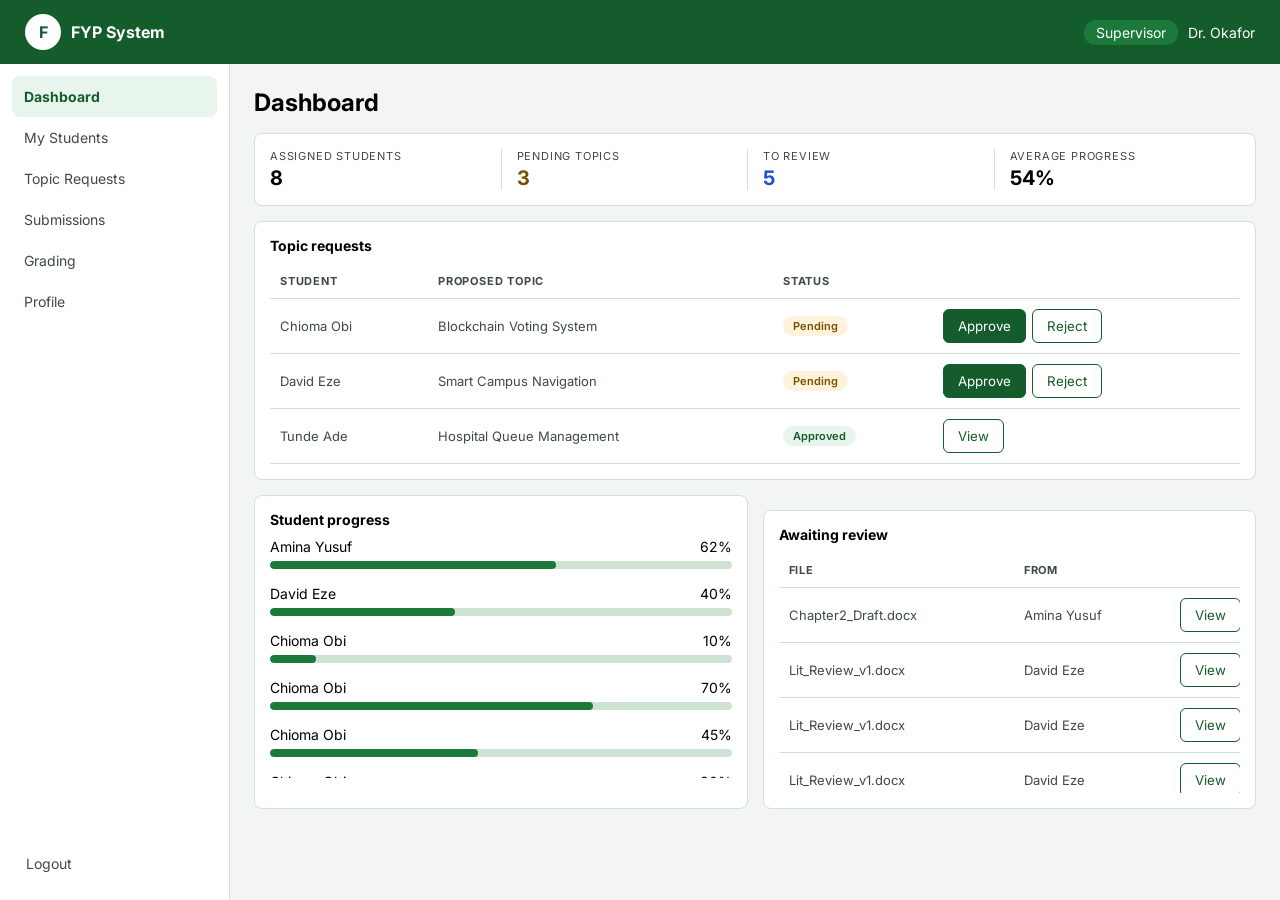
<file: index.html>
<!DOCTYPE html>
<html lang="en">
<head>
    <meta charset="UTF-8">
    <meta name="viewport" content="width=device-width, initial-scale=1.0">
    <link rel="stylesheet" href="supervisor-dashboard.css">
    <link rel="stylesheet" href="https://fonts.googleapis.com/css2?family=Inter:wght@400;600;700&display=swap">
    <title>Supervisor Dashboard | FYP System</title>
</head>
<body>
    <!--------Header--------->
    <header>
        <button class="menu-btn" aria-label="Open menu">&#9776;</button>
        <div>
            <div class="logo">F</div>
            <p class="logo-desc">FYP System</p>
        </div>
        <div>
            <div class="role">Supervisor</div>
            <p class="username">Dr. Okafor</p>
        </div>
    </header>

    <div class="layout">
        <aside class="sidebar">
            <!------Side bar links------>
            <nav>
                <a href="index.html">Dashboard</a>
                <a href="supervisor-students.html">My Students</a>
                <a href="supervisor-topics.html">Topic Requests</a>
                <a href="supervisor-submissions.html">Submissions</a>
                <a href="supervisor-grading.html">Grading</a>
                <a href="supervisor-profile.html">Profile</a>
            </nav>

            <a href="#" class="logout">Logout</a>
        </aside>

        <!-----Main Dashboard----->
        <main>
            <h1>Dashboard</h1>
            
            <!------Project stats------->
            <div class="stats-container">
                <div class="stats">
                    <p class="stats-header">Assigned students</p>
                    <p class="label-value">8</p>
                </div>

                <div class="stats">
                    <p class="stats-header">Pending topics</p>
                    <p class="label-value pending">3</p>
                </div>

                <div class="stats">
                    <p class="stats-header">To review</p>
                    <p class="label-value review">5</p>
                </div>

                <div class="stats">
                    <p class="stats-header">Average progress</p>
                    <p class="label-value">54%</p>
                </div>
            </div>

            <!-------Topic requests stats------->
            <section class="card">
                <h2>Topic requests</h2>

                <div class="table-wrap">
                    <table>
                        <tr>
                            <th>Student</th>
                            <th>Proposed topic</th>
                            <th>Status</th>
                            <th></th>
                        </tr>

                        <tr>
                            <td>Chioma Obi</td>
                            <td>Blockchain Voting System</td>
                            <td><span class="badge pending">Pending</span></td>
                            <td>
                                <button class="btn btn-primary" data-action="approve">Approve</button>
                                <button class="btn btn-outline" data-action="reject">Reject</button>
                            </td>
                        </tr>

                        <tr>
                            <td>David Eze</td>
                            <td>Smart Campus Navigation</td>
                            <td><span class="badge pending">Pending</span></td>
                            <td>
                                <button class="btn btn-primary" data-action="approve">Approve</button>
                                <button class="btn btn-outline" data-action="reject">Reject</button>
                            </td>
                        </tr>

                        <tr>
                            <td>Tunde Ade</td>
                            <td>Hospital Queue Management</td>
                            <td><span class="badge approved">Approved</span></td>
                            <td>
                                <button class="btn btn-approved">View</button>
                            </td>
                        </tr>
                    </table>
                </div>
            </section>

            <!-----------Progress code----------->
            <section class="card-row">
                <section class="card">
                    <h2>Student progress</h2>

                    <div class="progress-wrap">
                        <div class="progress-item">
                            <div class="progress-info">
                                <span>Amina Yusuf</span>
                                <span>62%</span>
                            </div>
                            <div class="bar">
                                <div class="bar-fill" style="width: 62%;"></div>
                            </div>
                        </div>

                        <div class="progress-item">
                            <div class="progress-info">
                                <span>David Eze</span>
                                <span>40%</span>
                            </div>
                            <div class="bar">
                                <div class="bar-fill" style="width: 40%;"></div>
                            </div>
                        </div>

                        <div class="progress-item">
                            <div class="progress-info">
                                <span>Chioma Obi</span>
                                <span>10%</span>
                            </div>
                            <div class="bar">
                                <div class="bar-fill" style="width: 10%;"></div>
                            </div>
                        </div>

                        <div class="progress-item">
                            <div class="progress-info">
                                <span>Chioma Obi</span>
                                <span>70%</span>
                            </div>
                            <div class="bar">
                                <div class="bar-fill" style="width: 70%;"></div>
                            </div>
                        </div>

                        <div class="progress-item">
                            <div class="progress-info">
                                <span>Chioma Obi</span>
                                <span>45%</span>
                            </div>
                            <div class="bar">
                                <div class="bar-fill" style="width: 45%;"></div>
                            </div>
                        </div>

                        <div class="progress-item">
                            <div class="progress-info">
                                <span>Chioma Obi</span>
                                <span>80%</span>
                            </div>
                            <div class="bar">
                                <div class="bar-fill" style="width: 80%;"></div>
                            </div>
                        </div>

                        <div class="progress-item">
                            <div class="progress-info">
                                <span>Chioma Obi</span>
                                <span>40%</span>
                            </div>
                            <div class="bar">
                                <div class="bar-fill" style="width: 40%;"></div>
                            </div>
                        </div>

                        <div class="progress-item">
                            <div class="progress-info">
                                <span>Chioma Obi</span>
                                <span>10%</span>
                            </div>
                            <div class="bar">
                                <div class="bar-fill" style="width: 10%;"></div>
                            </div>
                        </div>
                    </div>
                </section>

                <!----------Review code----------->
                <section class="card">
                    <h2>Awaiting review</h2>

                    <div class="table-wrap review-table">
                        <table>
                            <tr>
                                <th>File</th>
                                <th>From</th>
                                <th></th>
                            </tr>

                            <tr>
                                <td>Chapter2_Draft.docx</td>
                                <td>Amina Yusuf</td>
                                <td><button class="btn view-file">View</button></td>
                            </tr>

                            <tr>
                                <td>Lit_Review_v1.docx</td>
                                <td>David Eze</td>
                                <td><button class="btn view-file">View</button></td>
                            </tr>

                            <tr>
                                <td>Lit_Review_v1.docx</td>
                                <td>David Eze</td>
                                <td><button class="btn view-file">View</button></td>
                            </tr>

                            <tr>
                                <td>Lit_Review_v1.docx</td>
                                <td>David Eze</td>
                                <td><button class="btn view-file">View</button></td>
                            </tr>

                            <tr>
                                <td>Lit_Review_v1.docx</td>
                                <td>David Eze</td>
                                <td><button class="btn view-file">View</button></td>
                            </tr>

                            <tr>
                                <td>Lit_Review_v1.docx</td>
                                <td>David Eze</td>
                                <td><button class="btn view-file">View</button></td>
                            </tr>

                            <tr>
                                <td>Lit_Review_v1.docx</td>
                                <td>David Eze</td>
                                <td><button class="btn view-file">View</button></td>
                            </tr>
                        </table>
                    </div>
                </section>
            </section>
        </main>
    </div>



    <script src="script.js"></script>
</body>
</html>
</file>
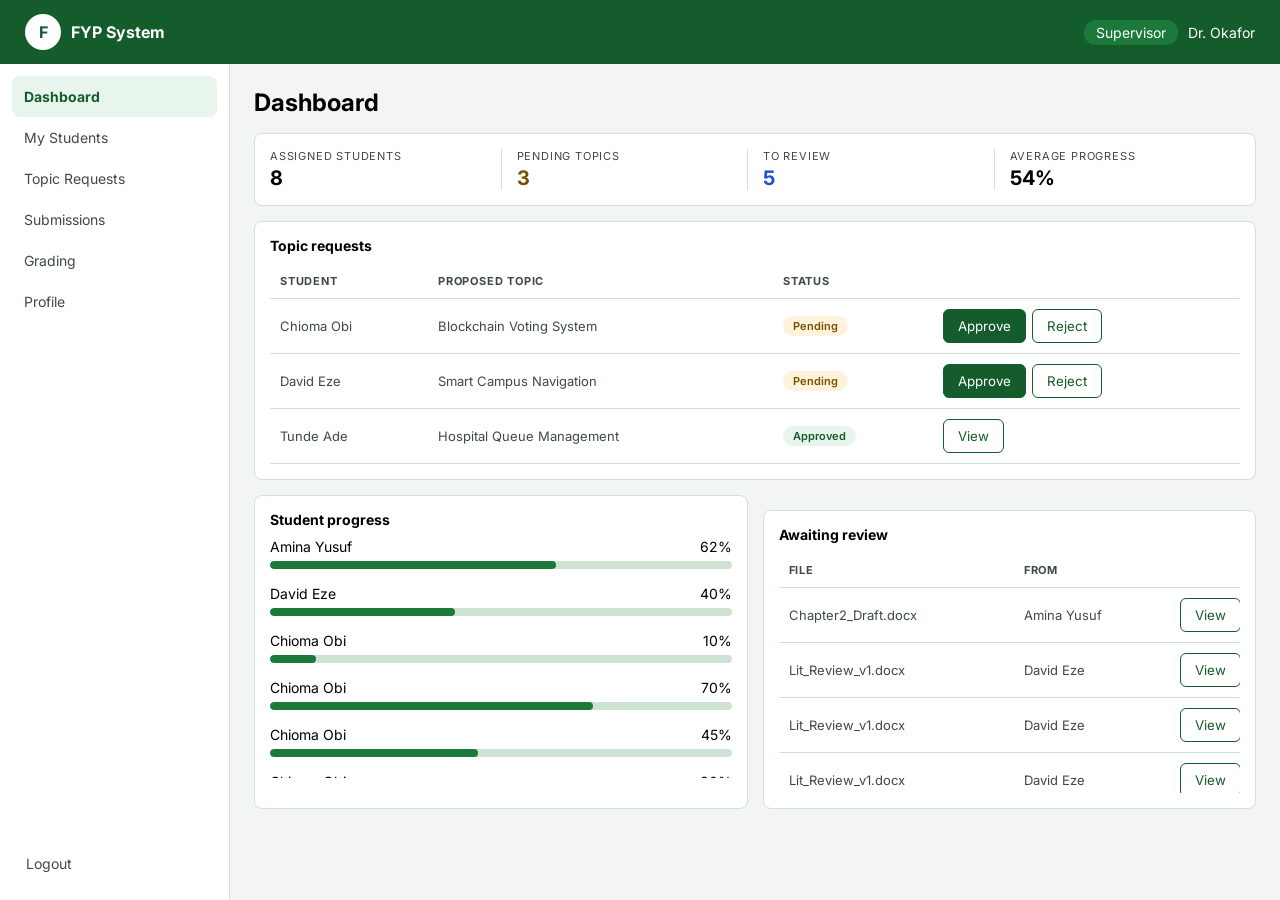
<file: supervisor-dashboard.html>
<!DOCTYPE html>
<html lang="en">
<head>
    <meta charset="UTF-8">
    <meta name="viewport" content="width=device-width, initial-scale=1.0">
    <link rel="stylesheet" href="supervisor-dashboard.css">
    <link rel="stylesheet" href="https://fonts.googleapis.com/css2?family=Inter:wght@400;600;700&display=swap">
    <title>Supervisor Dashboard | FYP System</title>
</head>
<body>
    <!--------Header--------->
    <header>
        <div>
            <div class="logo">F</div>
            <p class="logo-desc">FYP System</p>
        </div>

        <div>
            <div class="role">Supervisor</div>
            <p class="username">Dr. Okafor</p>
        </div>

        <button class="menu-btn" aria-label="Open menu">☰</button>
    </header>

    <div class="layout">
        <aside class="sidebar">
            <!------Side bar links------>
            <nav>
                <a href="supervisor-dashboard.html">Dashboard</a>
                <a href="supervisor-students.html">My Students</a>
                <a href="supervisor-topics.html">Topic Requests</a>
                <a href="supervisor-submissions.html">Submissions</a>
                <a href="supervisor-grading.html">Grading</a>
                <a href="supervisor-profile.html">Profile</a>
            </nav>

            <a href="#" class="logout">Logout</a>
        </aside>

        <!-----Main Dashboard----->
        <main>
            <h1>Dashboard</h1>
            
            <!------Project stats------->
            <div class="stats-container">
                <div class="stats">
                    <p class="stats-header">Assigned students</p>
                    <p class="label-value">8</p>
                </div>

                <div class="stats">
                    <p class="stats-header">Pending topics</p>
                    <p class="label-value pending">3</p>
                </div>

                <div class="stats">
                    <p class="stats-header">To review</p>
                    <p class="label-value review">5</p>
                </div>

                <div class="stats">
                    <p class="stats-header">Average progress</p>
                    <p class="label-value">54%</p>
                </div>
            </div>

            <!-------Topic requests stats------->
            <section class="card">
                <h2>Topic requests</h2>

                <div class="table-wrap">
                    <table>
                        <tr>
                            <th>Student</th>
                            <th>Proposed topic</th>
                            <th>Status</th>
                            <th></th>
                        </tr>

                        <tr>
                            <td>Chioma Obi</td>
                            <td>Blockchain Voting System</td>
                            <td><span class="badge pending">Pending</span></td>
                            <td>
                                <button class="btn btn-primary" data-action="approve">Approve</button>
                                <button class="btn btn-outline" data-action="reject">Reject</button>
                            </td>
                        </tr>

                        <tr>
                            <td>David Eze</td>
                            <td>Smart Campus Navigation</td>
                            <td><span class="badge pending">Pending</span></td>
                            <td>
                                <button class="btn btn-primary" data-action="approve">Approve</button>
                                <button class="btn btn-outline" data-action="reject">Reject</button>
                            </td>
                        </tr>

                        <tr>
                            <td>Tunde Ade</td>
                            <td>Hospital Queue Management</td>
                            <td><span class="badge approved">Approved</span></td>
                            <td>
                                <button class="btn btn-approved">View</button>
                            </td>
                        </tr>
                    </table>
                </div>
            </section>

            <!-----------Progress code----------->
            <section class="card-row">
                <section class="card">
                    <h2>Student progress</h2>

                    <div class="progress-wrap">
                        <div class="progress-item">
                            <div class="progress-info">
                                <span>Amina Yusuf</span>
                                <span>62%</span>
                            </div>
                            <div class="bar">
                                <div class="bar-fill" style="width: 62%;"></div>
                            </div>
                        </div>

                        <div class="progress-item">
                            <div class="progress-info">
                                <span>David Eze</span>
                                <span>40%</span>
                            </div>
                            <div class="bar">
                                <div class="bar-fill" style="width: 40%;"></div>
                            </div>
                        </div>

                        <div class="progress-item">
                            <div class="progress-info">
                                <span>Chioma Obi</span>
                                <span>10%</span>
                            </div>
                            <div class="bar">
                                <div class="bar-fill" style="width: 10%;"></div>
                            </div>
                        </div>

                        <div class="progress-item">
                            <div class="progress-info">
                                <span>Chioma Obi</span>
                                <span>70%</span>
                            </div>
                            <div class="bar">
                                <div class="bar-fill" style="width: 70%;"></div>
                            </div>
                        </div>

                        <div class="progress-item">
                            <div class="progress-info">
                                <span>Chioma Obi</span>
                                <span>45%</span>
                            </div>
                            <div class="bar">
                                <div class="bar-fill" style="width: 45%;"></div>
                            </div>
                        </div>

                        <div class="progress-item">
                            <div class="progress-info">
                                <span>Chioma Obi</span>
                                <span>80%</span>
                            </div>
                            <div class="bar">
                                <div class="bar-fill" style="width: 80%;"></div>
                            </div>
                        </div>

                        <div class="progress-item">
                            <div class="progress-info">
                                <span>Chioma Obi</span>
                                <span>40%</span>
                            </div>
                            <div class="bar">
                                <div class="bar-fill" style="width: 40%;"></div>
                            </div>
                        </div>

                        <div class="progress-item">
                            <div class="progress-info">
                                <span>Chioma Obi</span>
                                <span>10%</span>
                            </div>
                            <div class="bar">
                                <div class="bar-fill" style="width: 10%;"></div>
                            </div>
                        </div>
                    </div>
                </section>

                <!----------Review code----------->
                <section class="card">
                    <h2>Awaiting review</h2>

                    <div class="table-wrap review-table">
                        <table>
                            <tr>
                                <th>File</th>
                                <th>From</th>
                                <th></th>
                            </tr>

                            <tr>
                                <td>Chapter2_Draft.docx</td>
                                <td>Amina Yusuf</td>
                                <td><button class="btn view-file">View</button></td>
                            </tr>

                            <tr>
                                <td>Lit_Review_v1.docx</td>
                                <td>David Eze</td>
                                <td><button class="btn view-file">View</button></td>
                            </tr>

                            <tr>
                                <td>Lit_Review_v1.docx</td>
                                <td>David Eze</td>
                                <td><button class="btn view-file">View</button></td>
                            </tr>

                            <tr>
                                <td>Lit_Review_v1.docx</td>
                                <td>David Eze</td>
                                <td><button class="btn view-file">View</button></td>
                            </tr>

                            <tr>
                                <td>Lit_Review_v1.docx</td>
                                <td>David Eze</td>
                                <td><button class="btn view-file">View</button></td>
                            </tr>

                            <tr>
                                <td>Lit_Review_v1.docx</td>
                                <td>David Eze</td>
                                <td><button class="btn view-file">View</button></td>
                            </tr>

                            <tr>
                                <td>Lit_Review_v1.docx</td>
                                <td>David Eze</td>
                                <td><button class="btn view-file">View</button></td>
                            </tr>
                        </table>
                    </div>
                </section>
            </section>
        </main>
    </div>



    <script src="script.js"></script>
</body>
</html>
</file>
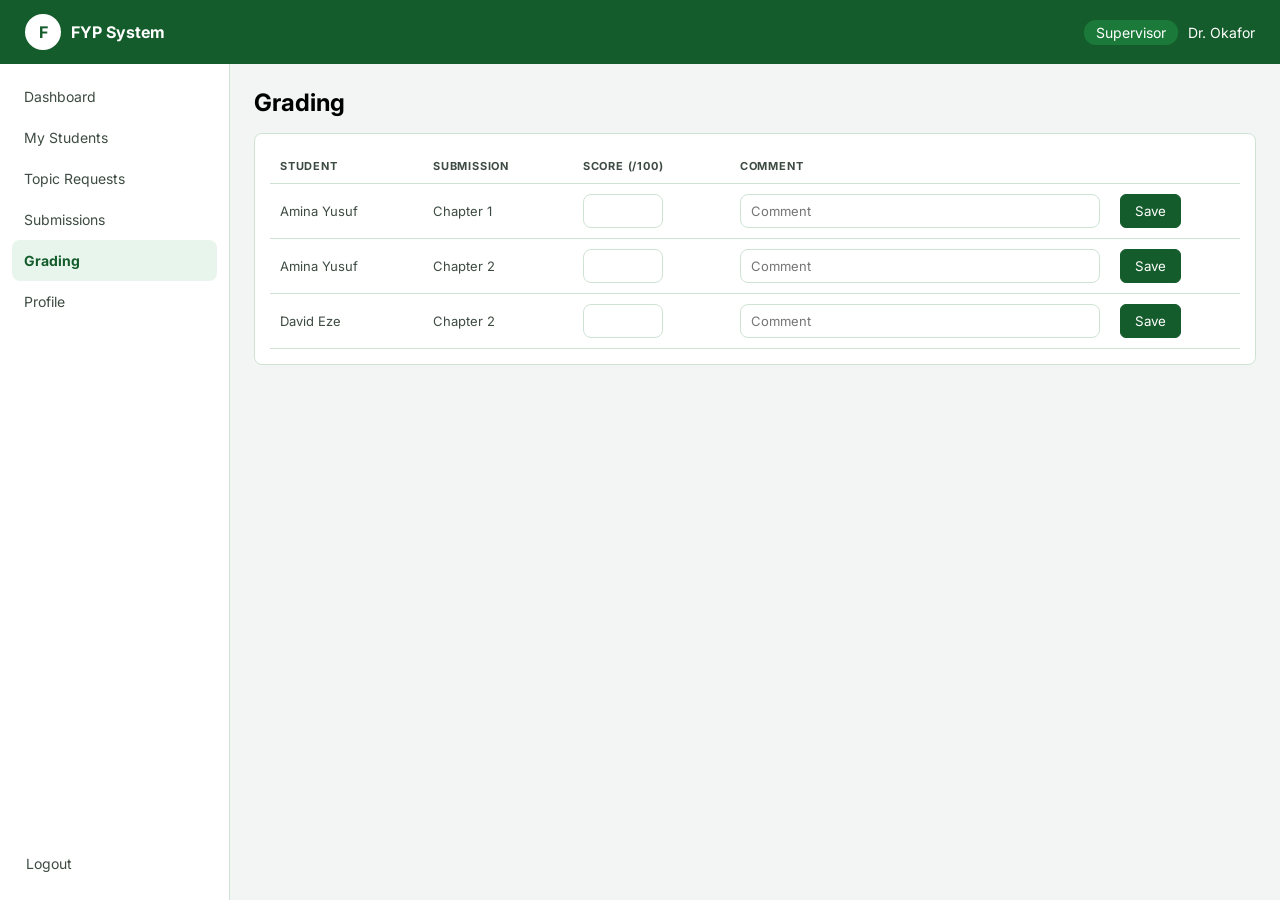
<file: supervisor-grading.html>
<!DOCTYPE html>
<html lang="en">
<head>
    <meta charset="UTF-8">
    <meta name="viewport" content="width=device-width, initial-scale=1.0">
    <link rel="stylesheet" href="supervisor-dashboard.css">
    <link rel="stylesheet" href="https://fonts.googleapis.com/css2?family=Inter:wght@400;600;700&display=swap">
    <title>Grading | Supervisor | FYP System</title>
</head>
<body>
    <header>
        <button class="menu-btn" aria-label="Open menu">&#9776;</button>
        <div>
            <div class="logo">F</div>
            <p class="logo-desc">FYP System</p>
        </div>
        <div>
            <div class="role">Supervisor</div>
            <p class="username">Dr. Okafor</p>
        </div>
    </header>

    <div class="layout">
        <aside class="sidebar">
            <nav>
                <a href="index.html">Dashboard</a>
                <a href="supervisor-students.html">My Students</a>
                <a href="supervisor-topics.html">Topic Requests</a>
                <a href="supervisor-submissions.html">Submissions</a>
                <a href="supervisor-grading.html">Grading</a>
                <a href="supervisor-profile.html">Profile</a>
            </nav>
            <a href="login.html" class="logout">Logout</a>
        </aside>

        <main>
            <h1>Grading</h1>
            <section class="card">
                <div class="table-wrap ">
                    <table>
                        <thead><tr><th>Student</th><th>Submission</th><th>Score (/100)</th><th>Comment</th><th></th></tr></thead>
                        <tbody><tr><td>Amina Yusuf</td><td>Chapter 1</td><td><input class="grade-input" type="number" min="0" max="100" aria-label="Score"></td><td><input class="comment-input" type="text" placeholder="Comment" aria-label="Comment"></td><td><button class="btn btn-primary">Save</button></td></tr><tr><td>Amina Yusuf</td><td>Chapter 2</td><td><input class="grade-input" type="number" min="0" max="100" aria-label="Score"></td><td><input class="comment-input" type="text" placeholder="Comment" aria-label="Comment"></td><td><button class="btn btn-primary">Save</button></td></tr><tr><td>David Eze</td><td>Chapter 2</td><td><input class="grade-input" type="number" min="0" max="100" aria-label="Score"></td><td><input class="comment-input" type="text" placeholder="Comment" aria-label="Comment"></td><td><button class="btn btn-primary">Save</button></td></tr></tbody>
                    </table>
                </div>
            </section>
        </main>
    </div>

    <script src="script.js"></script>
</body>
</html>
</file>
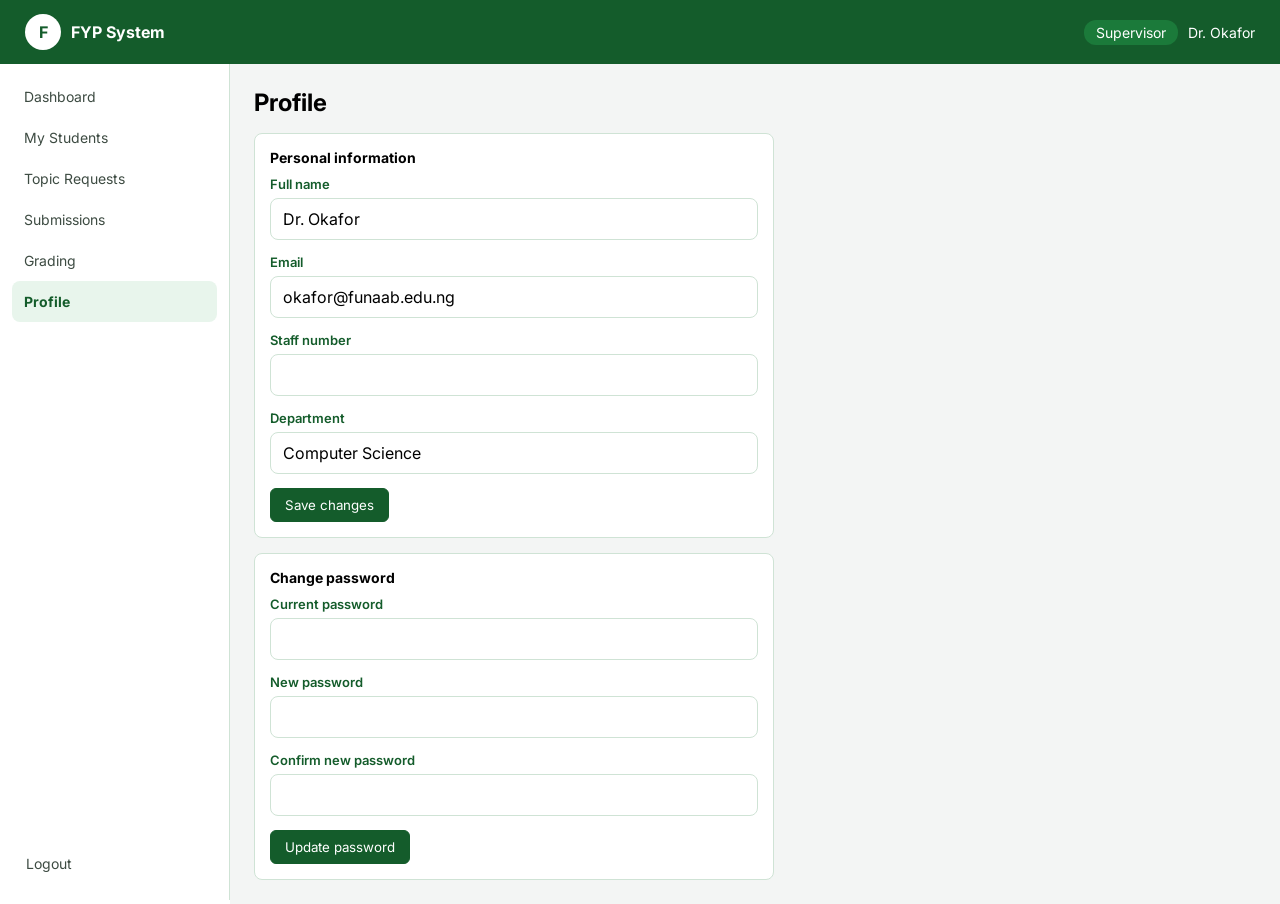
<file: supervisor-profile.html>
<!DOCTYPE html>
<html lang="en">
<head>
    <meta charset="UTF-8">
    <meta name="viewport" content="width=device-width, initial-scale=1.0">
    <link rel="stylesheet" href="supervisor-dashboard.css">
    <link rel="stylesheet" href="https://fonts.googleapis.com/css2?family=Inter:wght@400;600;700&display=swap">
    <title>Profile | Supervisor | FYP System</title>
</head>
<body>
    <header>
        <button class="menu-btn" aria-label="Open menu">&#9776;</button>
        <div>
            <div class="logo">F</div>
            <p class="logo-desc">FYP System</p>
        </div>
        <div>
            <div class="role">Supervisor</div>
            <p class="username">Dr. Okafor</p>
        </div>
    </header>

    <div class="layout">
        <aside class="sidebar">
            <nav>
                <a href="index.html">Dashboard</a>
                <a href="supervisor-students.html">My Students</a>
                <a href="supervisor-topics.html">Topic Requests</a>
                <a href="supervisor-submissions.html">Submissions</a>
                <a href="supervisor-grading.html">Grading</a>
                <a href="supervisor-profile.html">Profile</a>
            </nav>
            <a href="login.html" class="logout">Logout</a>
        </aside>

        <main>
            <h1>Profile</h1>
            <section class="card profile-card">
                <h2>Personal information</h2>
                <form class="profile-form">
                    <div class="field">
                        <label for="fullname">Full name</label>
                        <input type="text" id="fullname" name="fullname" value="Dr. Okafor">
                    </div>
                    <div class="field">
                        <label for="email">Email</label>
                        <input type="email" id="email" name="email" value="okafor@funaab.edu.ng">
                    </div>
                    <div class="field">
                        <label for="staff_no">Staff number</label>
                        <input type="text" id="staff_no" name="staff_no" value="">
                    </div>
                    <div class="field">
                        <label for="department">Department</label>
                        <input type="text" id="department" name="department" value="Computer Science">
                    </div>
                    <button type="submit" class="btn btn-primary">Save changes</button>
                </form>
            </section>

            <section class="card profile-card">
                <h2>Change password</h2>
                <form class="profile-form">
                    <div class="field">
                        <label for="current_password">Current password</label>
                        <input type="password" id="current_password" name="current_password" value="">
                    </div>
                    <div class="field">
                        <label for="new_password">New password</label>
                        <input type="password" id="new_password" name="new_password" value="">
                    </div>
                    <div class="field">
                        <label for="confirm_password">Confirm new password</label>
                        <input type="password" id="confirm_password" name="confirm_password" value="">
                    </div>
                    <button type="submit" class="btn btn-primary">Update password</button>
                </form>
            </section>
        </main>
    </div>

    <script src="script.js"></script>
</body>
</html>
</file>
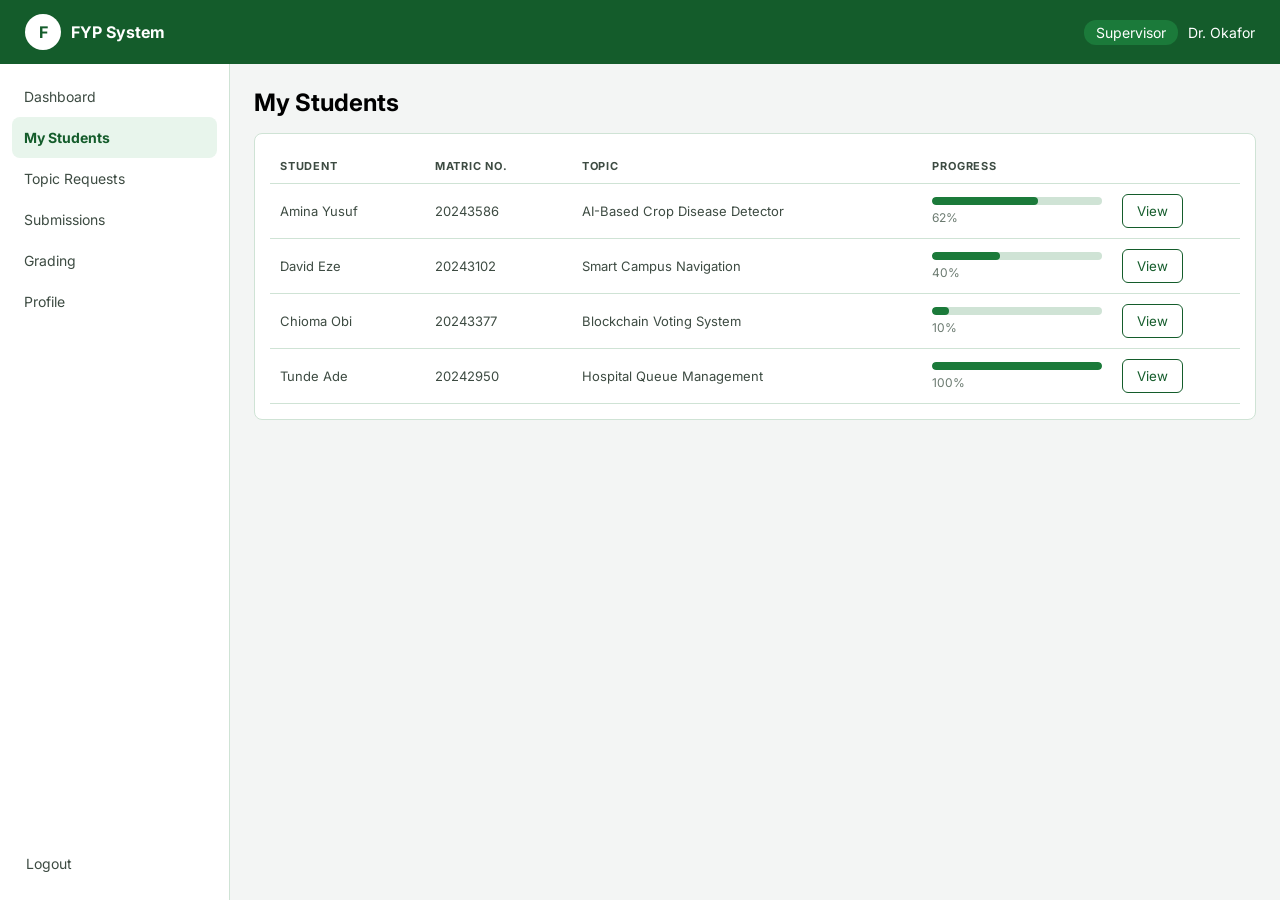
<file: supervisor-students.html>
<!DOCTYPE html>
<html lang="en">
<head>
    <meta charset="UTF-8">
    <meta name="viewport" content="width=device-width, initial-scale=1.0">
    <link rel="stylesheet" href="supervisor-dashboard.css">
    <link rel="stylesheet" href="https://fonts.googleapis.com/css2?family=Inter:wght@400;600;700&display=swap">
    <title>My Students | Supervisor | FYP System</title>
</head>
<body>
    <header>
        <button class="menu-btn" aria-label="Open menu">&#9776;</button>
        <div>
            <div class="logo">F</div>
            <p class="logo-desc">FYP System</p>
        </div>
        <div>
            <div class="role">Supervisor</div>
            <p class="username">Dr. Okafor</p>
        </div>
    </header>

    <div class="layout">
        <aside class="sidebar">
            <nav>
                <a href="index.html">Dashboard</a>
                <a href="supervisor-students.html">My Students</a>
                <a href="supervisor-topics.html">Topic Requests</a>
                <a href="supervisor-submissions.html">Submissions</a>
                <a href="supervisor-grading.html">Grading</a>
                <a href="supervisor-profile.html">Profile</a>
            </nav>
            <a href="login.html" class="logout">Logout</a>
        </aside>

        <main>
            <h1>My Students</h1>
            <section class="card">
                <div class="table-wrap ">
                    <table>
                        <thead><tr><th>Student</th><th>Matric no.</th><th>Topic</th><th>Progress</th><th></th></tr></thead>
                        <tbody><tr><td>Amina Yusuf</td><td>20243586</td><td>AI-Based Crop Disease Detector</td><td><div class="bar"><div class="bar-fill" style="width: 62%"></div></div><small>62%</small></td><td><button class="btn btn-approved">View</button></td></tr><tr><td>David Eze</td><td>20243102</td><td>Smart Campus Navigation</td><td><div class="bar"><div class="bar-fill" style="width: 40%"></div></div><small>40%</small></td><td><button class="btn btn-approved">View</button></td></tr><tr><td>Chioma Obi</td><td>20243377</td><td>Blockchain Voting System</td><td><div class="bar"><div class="bar-fill" style="width: 10%"></div></div><small>10%</small></td><td><button class="btn btn-approved">View</button></td></tr><tr><td>Tunde Ade</td><td>20242950</td><td>Hospital Queue Management</td><td><div class="bar"><div class="bar-fill" style="width: 100%"></div></div><small>100%</small></td><td><button class="btn btn-approved">View</button></td></tr></tbody>
                    </table>
                </div>
            </section>
        </main>
    </div>

    <script src="script.js"></script>
</body>
</html>
</file>
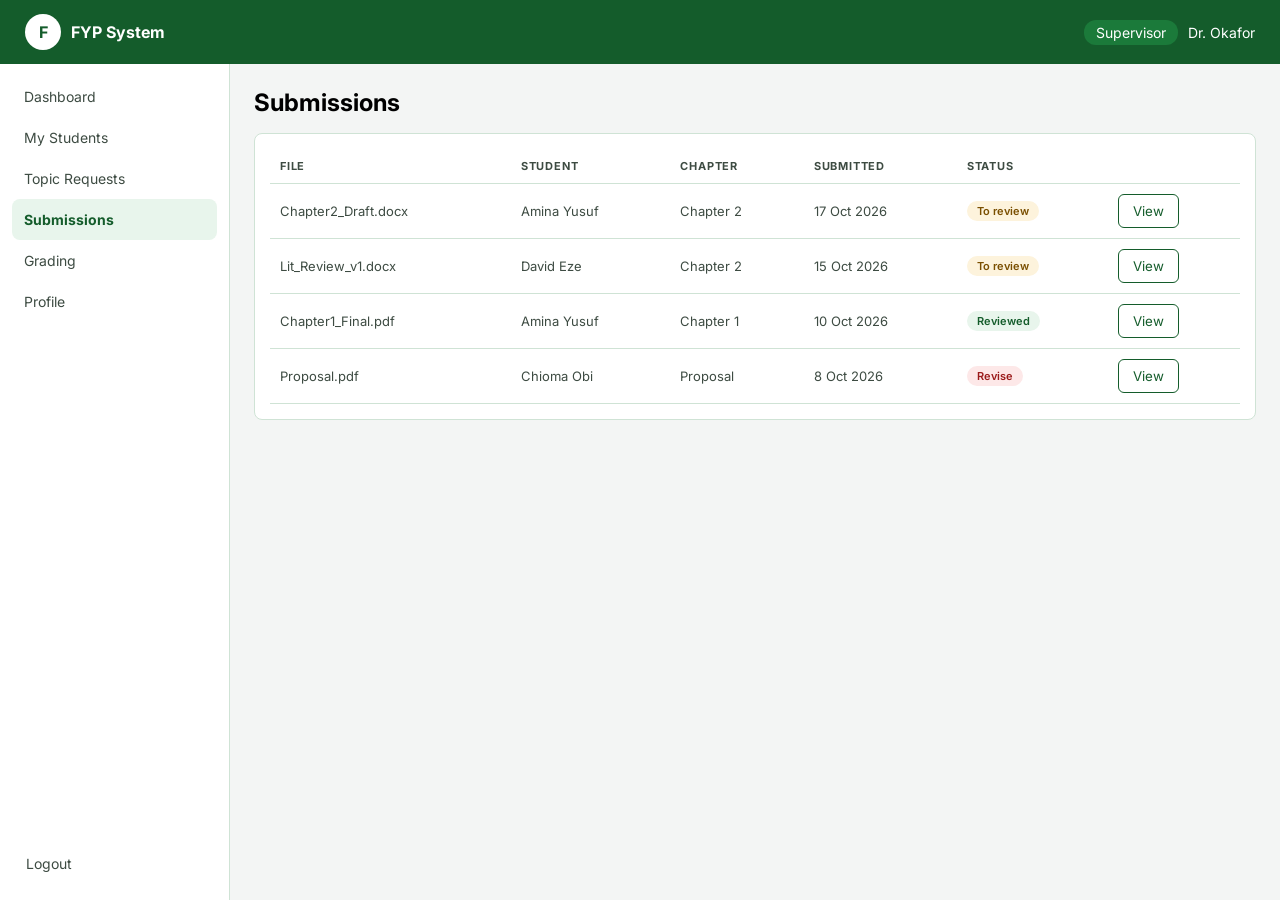
<file: supervisor-submissions.html>
<!DOCTYPE html>
<html lang="en">
<head>
    <meta charset="UTF-8">
    <meta name="viewport" content="width=device-width, initial-scale=1.0">
    <link rel="stylesheet" href="supervisor-dashboard.css">
    <link rel="stylesheet" href="https://fonts.googleapis.com/css2?family=Inter:wght@400;600;700&display=swap">
    <title>Submissions | Supervisor | FYP System</title>
</head>
<body>
    <header>
        <button class="menu-btn" aria-label="Open menu">&#9776;</button>
        <div>
            <div class="logo">F</div>
            <p class="logo-desc">FYP System</p>
        </div>
        <div>
            <div class="role">Supervisor</div>
            <p class="username">Dr. Okafor</p>
        </div>
    </header>

    <div class="layout">
        <aside class="sidebar">
            <nav>
                <a href="index.html">Dashboard</a>
                <a href="supervisor-students.html">My Students</a>
                <a href="supervisor-topics.html">Topic Requests</a>
                <a href="supervisor-submissions.html">Submissions</a>
                <a href="supervisor-grading.html">Grading</a>
                <a href="supervisor-profile.html">Profile</a>
            </nav>
            <a href="login.html" class="logout">Logout</a>
        </aside>

        <main>
            <h1>Submissions</h1>
            <section class="card">
                <div class="table-wrap ">
                    <table>
                        <thead><tr><th>File</th><th>Student</th><th>Chapter</th><th>Submitted</th><th>Status</th><th></th></tr></thead>
                        <tbody><tr><td>Chapter2_Draft.docx</td><td>Amina Yusuf</td><td>Chapter 2</td><td>17 Oct 2026</td><td><span class="badge pending">To review</span></td><td><button class="btn btn-approved">View</button></td></tr><tr><td>Lit_Review_v1.docx</td><td>David Eze</td><td>Chapter 2</td><td>15 Oct 2026</td><td><span class="badge pending">To review</span></td><td><button class="btn btn-approved">View</button></td></tr><tr><td>Chapter1_Final.pdf</td><td>Amina Yusuf</td><td>Chapter 1</td><td>10 Oct 2026</td><td><span class="badge approved">Reviewed</span></td><td><button class="btn btn-approved">View</button></td></tr><tr><td>Proposal.pdf</td><td>Chioma Obi</td><td>Proposal</td><td>8 Oct 2026</td><td><span class="badge rejected">Revise</span></td><td><button class="btn btn-approved">View</button></td></tr></tbody>
                    </table>
                </div>
            </section>
        </main>
    </div>

    <script src="script.js"></script>
</body>
</html>
</file>
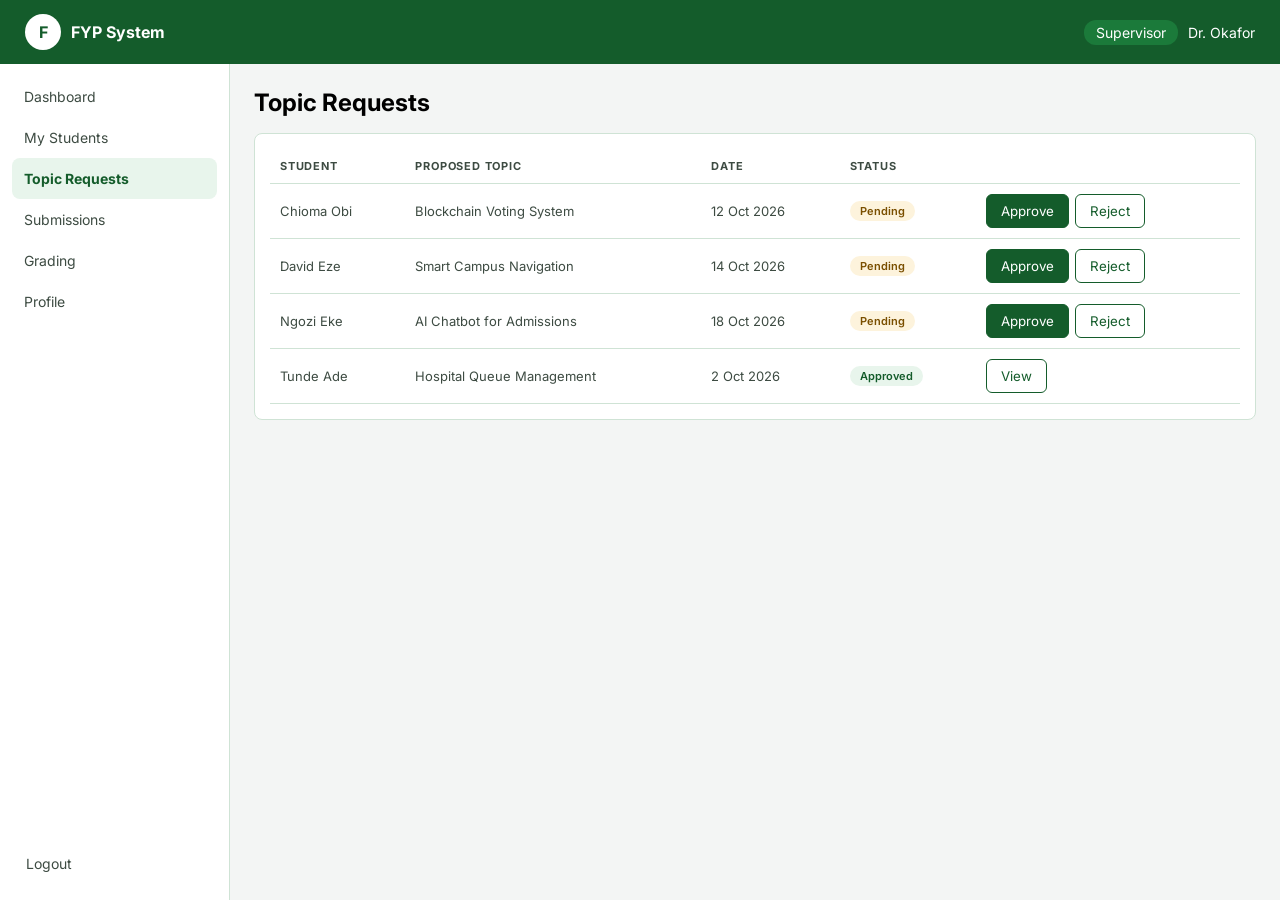
<file: supervisor-topics.html>
<!DOCTYPE html>
<html lang="en">
<head>
    <meta charset="UTF-8">
    <meta name="viewport" content="width=device-width, initial-scale=1.0">
    <link rel="stylesheet" href="supervisor-dashboard.css">
    <link rel="stylesheet" href="https://fonts.googleapis.com/css2?family=Inter:wght@400;600;700&display=swap">
    <title>Topic Requests | Supervisor | FYP System</title>
</head>
<body>
    <header>
        <button class="menu-btn" aria-label="Open menu">&#9776;</button>
        <div>
            <div class="logo">F</div>
            <p class="logo-desc">FYP System</p>
        </div>
        <div>
            <div class="role">Supervisor</div>
            <p class="username">Dr. Okafor</p>
        </div>
    </header>

    <div class="layout">
        <aside class="sidebar">
            <nav>
                <a href="index.html">Dashboard</a>
                <a href="supervisor-students.html">My Students</a>
                <a href="supervisor-topics.html">Topic Requests</a>
                <a href="supervisor-submissions.html">Submissions</a>
                <a href="supervisor-grading.html">Grading</a>
                <a href="supervisor-profile.html">Profile</a>
            </nav>
            <a href="login.html" class="logout">Logout</a>
        </aside>

        <main>
            <h1>Topic Requests</h1>
            <section class="card">
                <div class="table-wrap ">
                    <table>
                        <thead><tr><th>Student</th><th>Proposed topic</th><th>Date</th><th>Status</th><th></th></tr></thead>
                        <tbody><tr><td>Chioma Obi</td><td>Blockchain Voting System</td><td>12 Oct 2026</td><td><span class="badge pending">Pending</span></td><td><button class="btn btn-primary" data-action="approve">Approve</button> <button class="btn btn-outline" data-action="reject">Reject</button></td></tr><tr><td>David Eze</td><td>Smart Campus Navigation</td><td>14 Oct 2026</td><td><span class="badge pending">Pending</span></td><td><button class="btn btn-primary" data-action="approve">Approve</button> <button class="btn btn-outline" data-action="reject">Reject</button></td></tr><tr><td>Ngozi Eke</td><td>AI Chatbot for Admissions</td><td>18 Oct 2026</td><td><span class="badge pending">Pending</span></td><td><button class="btn btn-primary" data-action="approve">Approve</button> <button class="btn btn-outline" data-action="reject">Reject</button></td></tr><tr><td>Tunde Ade</td><td>Hospital Queue Management</td><td>2 Oct 2026</td><td><span class="badge approved">Approved</span></td><td><button class="btn btn-approved">View</button></td></tr></tbody>
                    </table>
                </div>
            </section>
        </main>
    </div>

    <script src="script.js"></script>
</body>
</html>
</file>
<file: supervisor-dashboard.css>
/* 1. COLOR VARIABLES: change the theme here */
:root {
    --primary: #1b7a3a;
    --primary-dark: #145c2b;
    --accent: #b8891a;
    --surface: #e8f5ec;
    --background: #ffffff;
    --border: #cfe3d5;
    --text: #1c2b21;
    --text-muted: #6b7a70;
    --white: #ffffff;
    --page-bg: #f3f5f4;
    --text-soft: #3d4b42;
    --header-height: 64px;
    --sidebar-width: 230px;
    --warning-text: #7a4f00;
    --info-text: #1d4ed8;
}

* {
    box-sizing: border-box;
    margin: 0;
    padding: 0;
}

body {
  font-family: "Inter", system-ui, sans-serif;
}

/* 2. HEADER SECTION: Logo, user's role and name*/
header {
    position: sticky;
    top: 0;
    z-index: 10;
    height: var(--header-height);
    display: flex;
    justify-content: space-between;
    background-color: var(--primary-dark);
    padding: 12px 25px;
    color: var(--white);
    align-items: center;
}

header div {
    display: flex;
    align-items: center;
    gap: 10px;
}

/* ---------LOGO---------- */
.logo {
    width: 36px;
    height: 36px;
    display: grid;
    place-items: center;
    border-radius: 50%;
    background-color: var(--white);
    color: var(--primary-dark);
    font-weight: bold;
}

.logo-desc {
    font-weight: bold;
    font-size: 16px;
}

.layout {
    display: flex;
    min-height: calc(100vh - var(--header-height));
}

.role {
    font-size: 14px;
    background-color: var(--primary);
    padding: 4px 12px;
    border-radius: 12px;
}

.username {
    font-size: 14px;
}

.menu-btn {
    display: none;
}

/* 1a. ASIDE SECTIONS: Navigations link here */
aside {
    flex: 0 0 var(--sidebar-width);
    position: sticky;
    top: var(--header-height);
    align-self: flex-start;
    height: calc(100vh - var(--header-height));
    overflow-y: auto;
    display: flex;
    flex-direction: column;
    background-color: var(--white);
    border-right: 1px solid var(--border);
}

aside nav {
    padding: 12px 12px;
}

aside nav a {
    display: block;
    text-decoration: none;
    color: var(--text-soft);
    font-size: 14px;
    padding: 12px 12px;
    border-radius: 8px;
}

aside nav a:hover {
    background: var(--surface);
}

/* will be changed using js later in the project */

.active {
    background: var(--surface);
    font-weight: bold;
    color: var(--primary-dark);
}

.logout {
    display: block;
    padding: 12px 14px;
    border-radius: 8px;
    text-decoration: none;
    color: var(--text-soft);
    font-size: 14px;
    margin: auto 12px 16px;
}

/* 1b. MAIN SECTIONS: Main dashboard*/
main {
    flex: 1;
    min-width: 0;
    padding: 24px;
    background: var(--page-bg);
    border-left: none;
}

h1 {
    font-size: 24px;
    margin-bottom: 16px;
}

.stats-container {
    display: flex;
    border: 1px solid var(--border);
    border-radius: 8px;
    padding: 15px;
    background: var(--background);
    margin-bottom: 15px;
}

.stats {
    flex: 1;
}

.stats + .stats {
    border-left: 1px solid var(--border);
    padding-left: 15px;
}

.stats .stats-header {
    font-size: 11px;
    color: var(--text-soft);
    margin-bottom: 3px;
    letter-spacing: 0.05rem;
    text-transform: uppercase;
}

.stats .label-value {
    font-weight: bold;
    font-size: 20px;
}

.stats .pending {
    color: var(--warning-text);
}

.stats .review {
    color: var(--info-text);
}

/* ------Table styles------*/
.card {
    background: var(--background);
    border: 1px solid var(--border);
    border-radius: 8px;
    padding: 15px;
}

h2 {
    font-size: 14px;
    margin-bottom: 10px;
}

.table-wrap {
    overflow-x: auto;
}

table {
    width: 100%;
    min-width: 520px;
    border-collapse: collapse;
}

table th, table td {
    text-align: left;
    padding: 10px;
    color: var(--text-soft);
    border-bottom: 1px solid var(--border);
    font-size: 11px;
}

table th {
    text-transform: uppercase;
    letter-spacing: 0.05rem;
}

table td {
    font-size: 13px;
}

.badge {
    font-size: 11px;
    font-weight: 600;
    padding: 3px 10px;
    border-radius: 20px;
    display: inline-block;
}

.badge.pending {
    background: #fdf3dc;
    color: var(--warning-text);
}

.badge.approved {
    background: var(--surface);
    color: var(--primary-dark);
}

.badge.rejected {
    background: #fde8e8;
    color: #9b1c1c;
}

.btn {
    padding: 8px 14px;
    border: 1px solid var(--primary-dark);
    border-radius: 6px;
    font-family: inherit;
    cursor: pointer;
}

.btn-primary {
    background: var(--primary-dark);
    color: var(--background);
    margin-right: 2px;
}

.btn-outline, 
.btn-approved,
.view-file {
    background: var(--background);
    color: var(--primary-dark);
}

.btn-primary:hover {
    opacity: 0.8;
}

.btn-outline:hover, 
.btn-approved:hover, 
.view-file:hover {
    background: var(--primary-dark);
    color: var(--background);
    opacity: 0.8;
}

/* ----------Student progress and review----------- */
.card-row {
    display: flex;
    flex-wrap: wrap;
    gap: 15px;
    margin-top: 15px;
}

.card-row .card {
    min-width: 0;
    flex: 1;
}

/* Progress styles */
.progress-item {
    margin-bottom: 16px;
}

.progress-item:last-child {
    margin-bottom: 0;
}

.progress-info {
    display: flex;
    justify-content: space-between;
    font-size: 14px;
    margin-bottom: 6px;
}

.bar {
    height: 8px;
    background: var(--border);
    border-radius: 6px;
    overflow: hidden;
}

.bar-fill {
    height: 100%;
    background: var(--primary);
    border-radius: 6px;
    font-weight: 600;
}

.progress-wrap {
    max-height: 240px;
    overflow-y: auto;
}

.review-table {
    max-height: 240px;
    overflow-y: auto;
}

.review-table table th {
    position: sticky;
    top: 0;
    background: var(--background);
}

.badge.rejected { background: #fde8e8; color: #9b1c1c; }

/* Pages after the first card need space between cards */
.card + .card { margin-top: 15px; }

/* Small text under progress bars in the students table */
td small { color: var(--text-muted); font-size: 12px; }
td .bar { min-width: 100px; margin-bottom: 4px; }

/* Grading inputs */
.grade-input, .comment-input {
    padding: 8px 10px;
    font: inherit;
    border: 1px solid var(--border);
    border-radius: 8px;
}
.grade-input { width: 80px; }
.comment-input { width: 100%; min-width: 180px; }

/* Profile forms */
.profile-card { max-width: 520px; }
.profile-form .field { margin-bottom: 14px; }
.profile-form label {
    display: block;
    font-size: 13px;
    font-weight: 600;
    color: var(--primary-dark);
    margin-bottom: 6px;
}
.profile-form input {
    width: 100%;
    padding: 10px 12px;
    font: inherit;
    border: 1px solid var(--border);
    border-radius: 8px;
}
.profile-form input:focus { outline: 2px solid var(--primary); outline-offset: 1px; }


/* ----------------Responsiveness----------------- */
@media (max-width: 768px) {
aside {
    position: fixed;
    left: 0;
    z-index: 1;
    transform: translateX(-100%);
    transition: 0.5s;
}

.open {
    transform: translateX(0);
    transition: transform 0.25s;
}

.menu-btn {
    display: block;
    background: none;
    border: 0;
    color: var(--white);
    font-size: 24px;
    cursor: pointer;
}

header {
    padding: 12px 16px;
}

.username {
    display: none;
}

.logo-desc {
    font-size: 13px;
}

.stats-container {
    display: grid;
    grid-template-columns: repeat(2, minmax(0, 1fr));
    gap: 16px 0;
}

.stats:nth-child(odd) {
    padding-left: 0;
    border-left: none;
}

.card-row {
    display: grid;
    gap: 16px;
}
}
</file>
